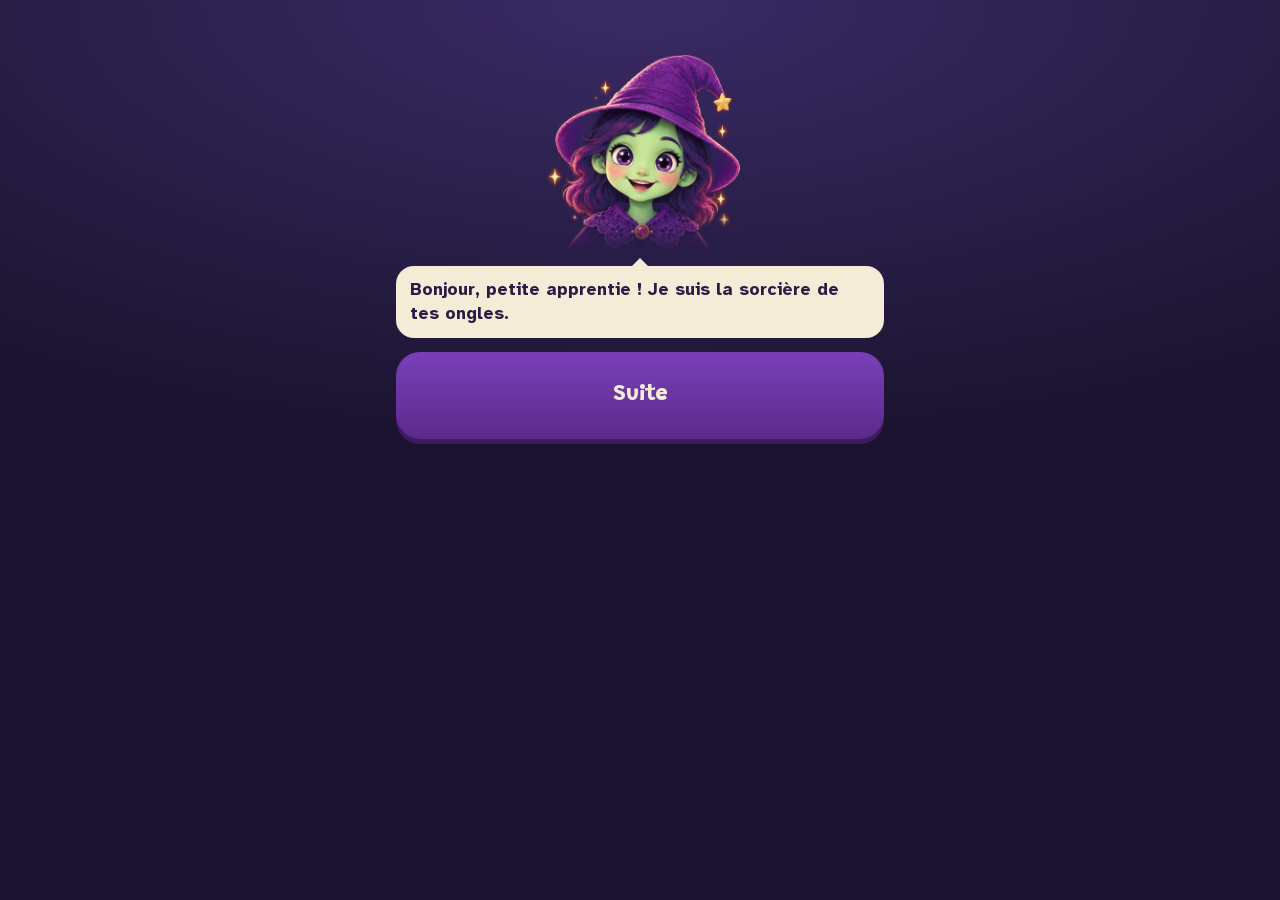
<file: index.html>
<!doctype html>
<!--
  Ongles de sorcière - Page unique de l'application (paliers 1 et 2).
  La politique de sécurité ci-dessous interdit tout appel hors de ce site (EX-043).
-->
<html lang="fr">
<head>
  <meta charset="utf-8">
  <meta name="viewport" content="width=device-width, initial-scale=1, viewport-fit=cover">
  <meta http-equiv="Content-Security-Policy"
        content="default-src 'self'; img-src 'self' data: blob:; connect-src 'self'; object-src 'none'; base-uri 'none'; form-action 'none'">
  <meta name="theme-color" content="#3b1f5c">
  <title>Ongles de sorcière</title>
  <link rel="manifest" href="manifest.webmanifest">
  <link rel="icon" href="img/icon.svg" type="image/svg+xml">
  <link rel="stylesheet" href="css/app.css">
</head>
<body>
  <main id="app" aria-live="polite"></main>
  <script type="module" src="js/app.js"></script>
</body>
</html>
</file>
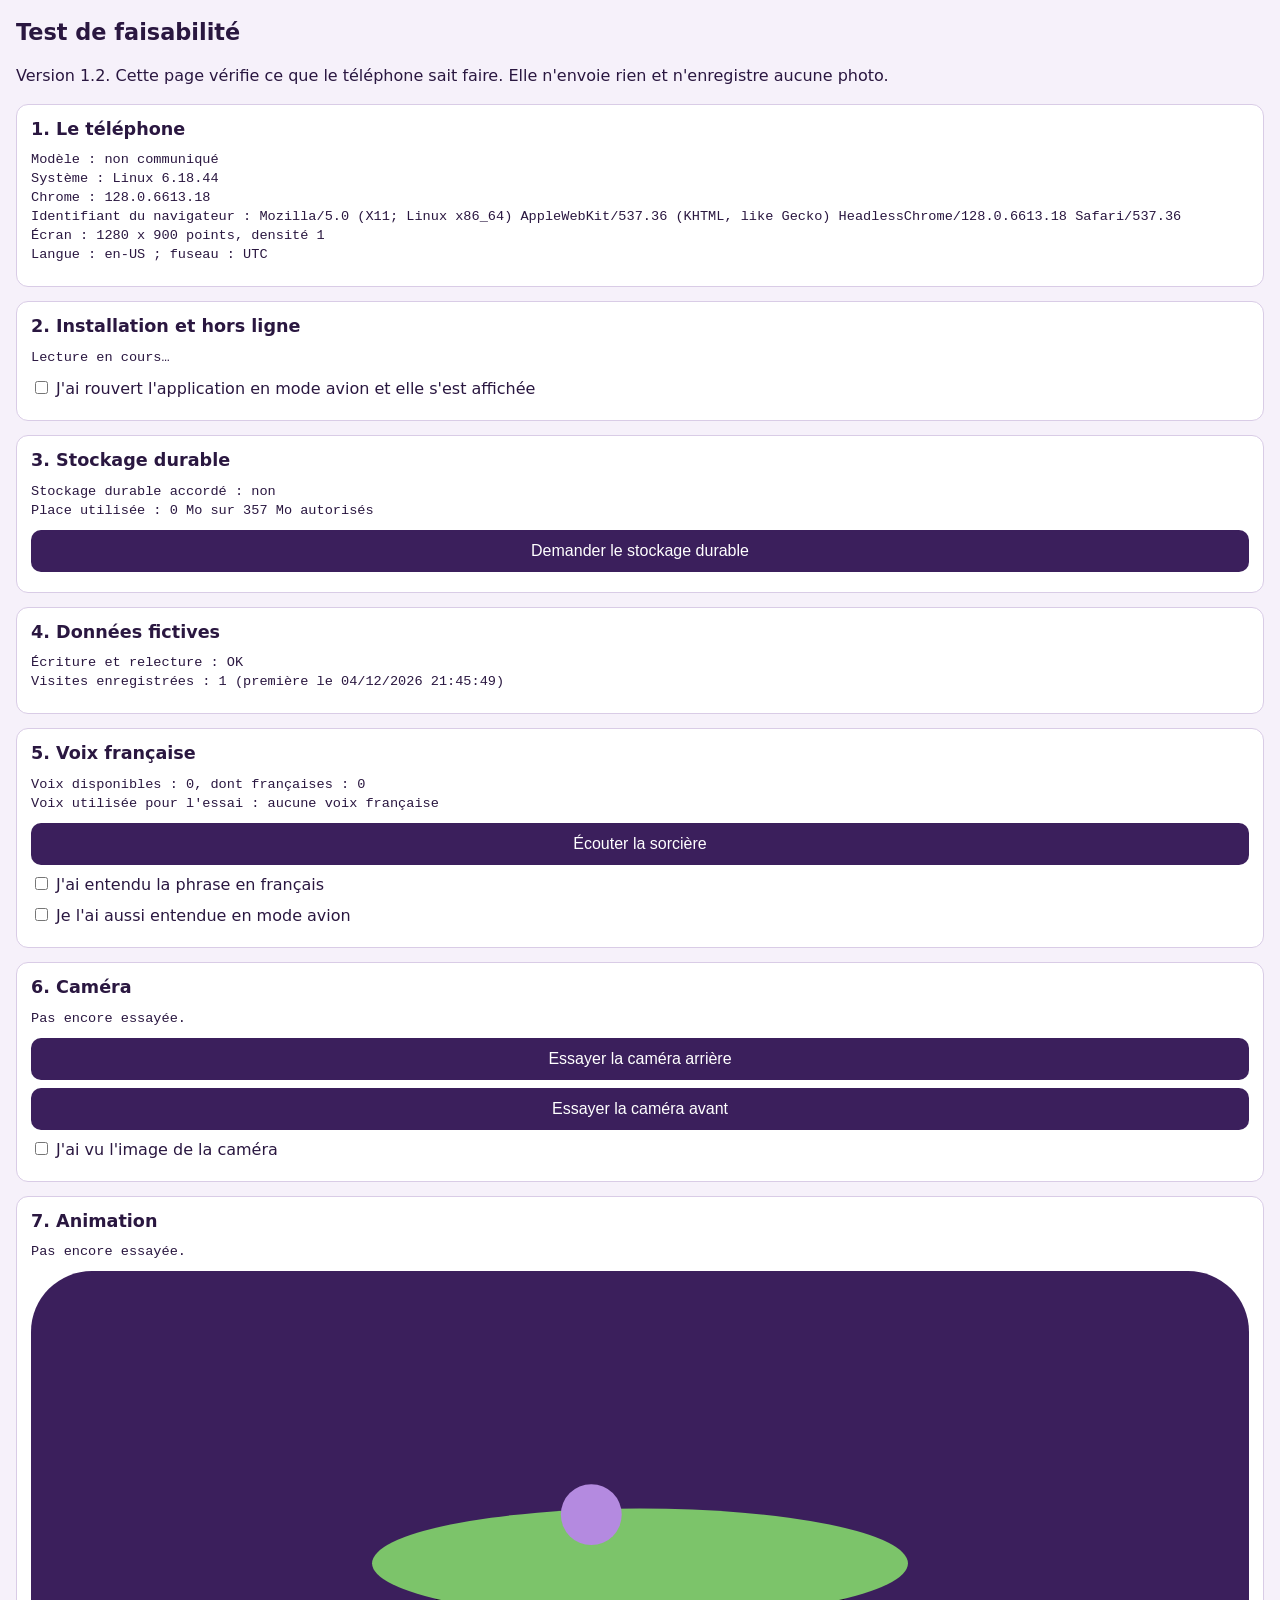
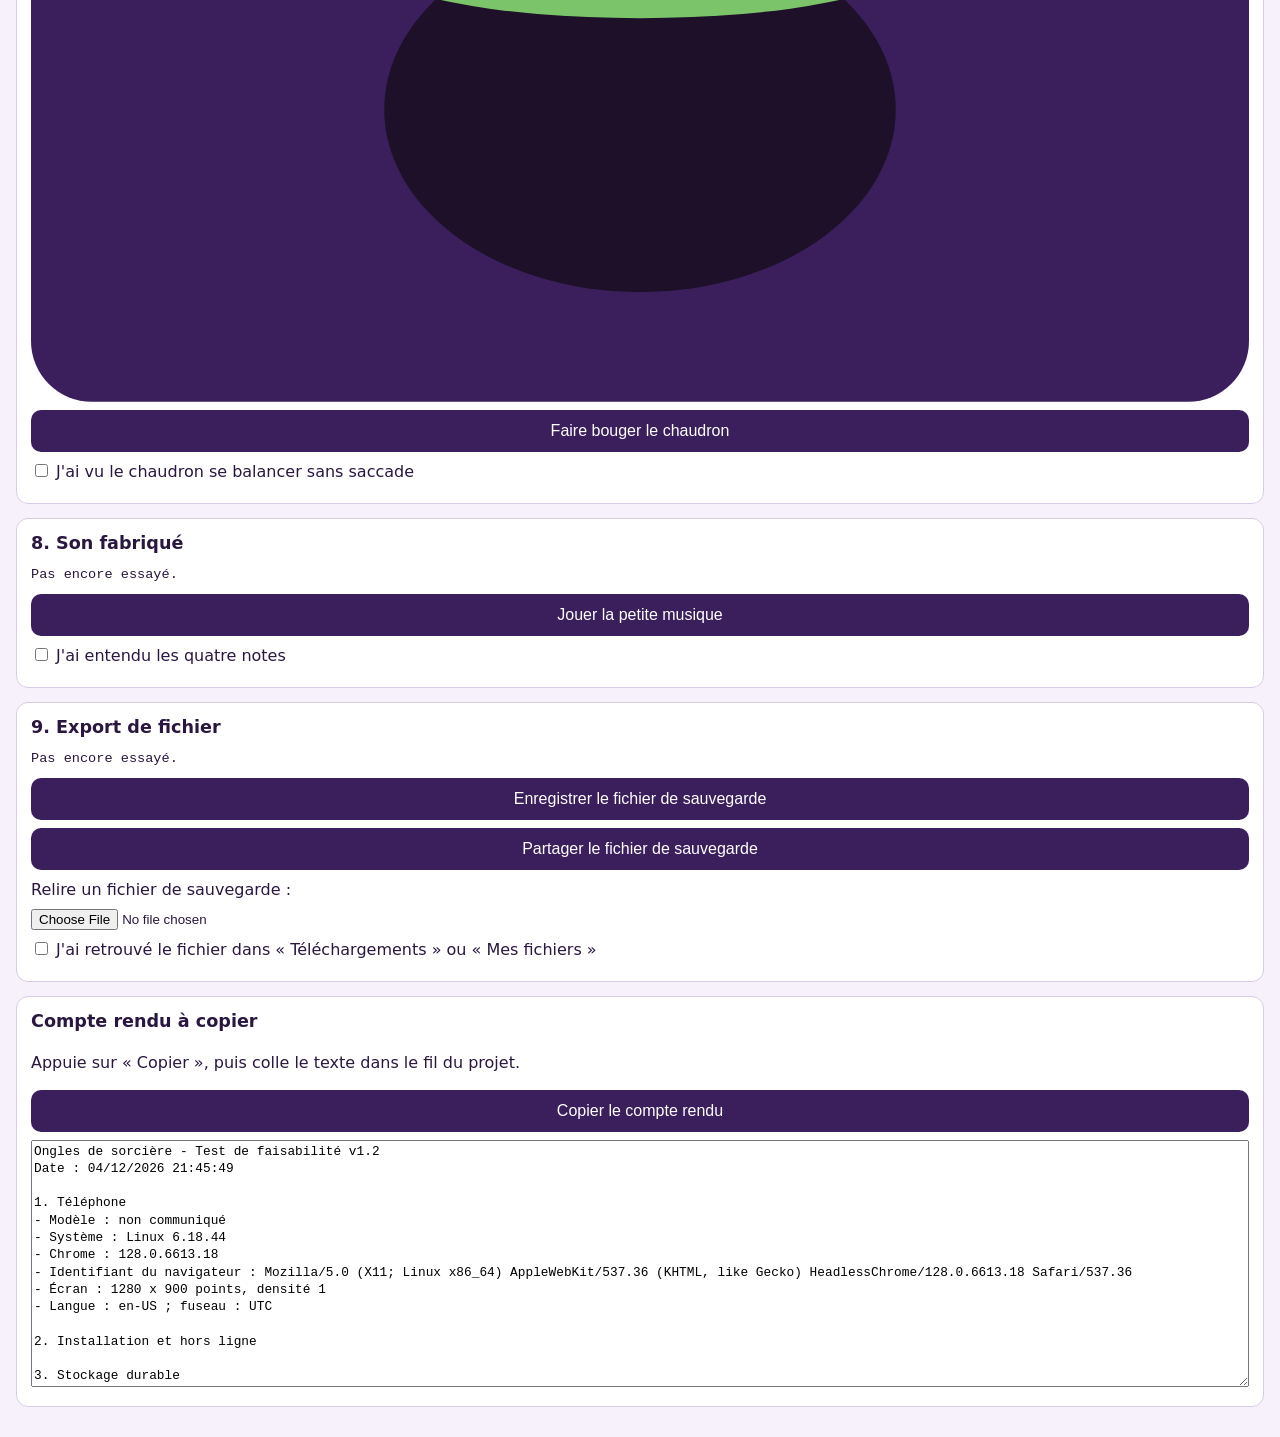
<file: test-faisabilite/index.html>
<!doctype html>
<!--
  Ongles de sorcière - Page de test de faisabilité
  Version 1.0 du 26/10/2026 : première version (six vérifications, QO-001, QO-002, QO-017, QO-018).
  Version 1.1 du 26/10/2026 : la voix de France passe avant les autres voix françaises.
  Version 1.2 du 26/10/2026 : trois essais de plus (animation SVG, son fabriqué, export et relecture d'un fichier).
  La page n'envoie rien : la politique de sécurité ci-dessous interdit tout appel hors de ce site.
-->
<html lang="fr">
<head>
  <meta charset="utf-8">
  <meta name="viewport" content="width=device-width, initial-scale=1">
  <meta http-equiv="Content-Security-Policy"
        content="default-src 'self'; img-src 'self' data: blob:; media-src 'self' blob: mediastream:; connect-src 'self'; object-src 'none'; base-uri 'none'; form-action 'none'">
  <meta name="theme-color" content="#3b1f5c">
  <title>Ongles de sorcière - Test</title>
  <link rel="manifest" href="manifest.webmanifest">
  <link rel="icon" href="icone.svg" type="image/svg+xml">
  <link rel="stylesheet" href="style.css">
</head>
<body>
  <header>
    <h1>Test de faisabilité</h1>
    <p>Version 1.2. Cette page vérifie ce que le téléphone sait faire. Elle n'envoie rien et n'enregistre aucune photo.</p>
  </header>

  <section id="t1">
    <h2>1. Le téléphone</h2>
    <pre id="r1">Lecture en cours…</pre>
  </section>

  <section id="t2">
    <h2>2. Installation et hors ligne</h2>
    <pre id="r2">Lecture en cours…</pre>
    <button id="b-installer" hidden>Installer l'application de test</button>
    <label><input type="checkbox" id="c-hors-ligne"> J'ai rouvert l'application en mode avion et elle s'est affichée</label>
  </section>

  <section id="t3">
    <h2>3. Stockage durable</h2>
    <pre id="r3">Lecture en cours…</pre>
    <button id="b-durable">Demander le stockage durable</button>
  </section>

  <section id="t4">
    <h2>4. Données fictives</h2>
    <pre id="r4">Lecture en cours…</pre>
  </section>

  <section id="t5">
    <h2>5. Voix française</h2>
    <pre id="r5">Lecture en cours…</pre>
    <button id="b-voix">Écouter la sorcière</button>
    <label><input type="checkbox" id="c-voix"> J'ai entendu la phrase en français</label>
    <label><input type="checkbox" id="c-voix-avion"> Je l'ai aussi entendue en mode avion</label>
  </section>

  <section id="t6">
    <h2>6. Caméra</h2>
    <pre id="r6">Pas encore essayée.</pre>
    <button id="b-camera-arriere">Essayer la caméra arrière</button>
    <button id="b-camera-avant">Essayer la caméra avant</button>
    <button id="b-camera-stop" hidden>Arrêter la caméra</button>
    <video id="apercu" playsinline muted hidden></video>
    <label><input type="checkbox" id="c-camera"> J'ai vu l'image de la caméra</label>
  </section>

  <section id="t7">
    <h2>7. Animation</h2>
    <pre id="r7">Pas encore essayée.</pre>
    <svg id="dessin" viewBox="0 0 200 120" role="img" aria-label="Un chaudron qui se balance">
      <rect width="200" height="120" rx="10" fill="#3b1f5c"/>
      <g id="chaudron">
        <ellipse cx="100" cy="72" rx="42" ry="30" fill="#1d1028"/>
        <ellipse cx="100" cy="48" rx="44" ry="9" fill="#7cc46a"/>
        <circle id="bulle" cx="92" cy="40" r="5" fill="#b48ae0"/>
      </g>
    </svg>
    <button id="b-animation">Faire bouger le chaudron</button>
    <label><input type="checkbox" id="c-animation"> J'ai vu le chaudron se balancer sans saccade</label>
  </section>

  <section id="t8">
    <h2>8. Son fabriqué</h2>
    <pre id="r8">Pas encore essayé.</pre>
    <button id="b-son">Jouer la petite musique</button>
    <label><input type="checkbox" id="c-son"> J'ai entendu les quatre notes</label>
  </section>

  <section id="t9">
    <h2>9. Export de fichier</h2>
    <pre id="r9">Pas encore essayé.</pre>
    <button id="b-exporter">Enregistrer le fichier de sauvegarde</button>
    <button id="b-partager">Partager le fichier de sauvegarde</button>
    <label for="f-relire">Relire un fichier de sauvegarde :</label>
    <input type="file" id="f-relire" accept=".json,application/json">
    <label><input type="checkbox" id="c-export"> J'ai retrouvé le fichier dans « Téléchargements » ou « Mes fichiers »</label>
  </section>

  <section id="compte-rendu">
    <h2>Compte rendu à copier</h2>
    <p>Appuie sur « Copier », puis colle le texte dans le fil du projet.</p>
    <button id="b-copier">Copier le compte rendu</button>
    <span id="copie-ok" hidden>Copié.</span>
    <textarea id="texte" readonly rows="14"></textarea>
  </section>

  <script src="test.js"></script>
</body>
</html>
</file>
<file: css/app.css>
/* Ongles de sorcière - Styles de l'application.
   Univers de la maquette validée par l'enfant : nuit de sorcière, violet profond, peau verte, éclats d'or. */

:root {
  --background: #1b1430;
  --night-2: #271d42;
  --night-3: #34285a;
  --text: #f4ecd6;
  --mist: #b8add4;
  --gold: #f2c14e;
  --nail-light: #b685e6;
  --line: #4a3d72;
  --accent: #5b2a8c;
  --ink: #2a1d45;
  --font-title: 'Grandstander', 'Comic Sans MS', system-ui, sans-serif;
  --font-text: 'Atkinson Hyperlegible', system-ui, sans-serif;
  color-scheme: dark;
  /* Zone tactile minimale côté enfant : 1,5 cm, soit environ 87 points sur le téléphone cible (EX-045). */
  --touch-min: 87px;
}

/* Polices libres, gardées dans fonts/ avec leur licence (DEC-120) : Grandstander pour les titres,
   chiffres et boutons ; Atkinson Hyperlegible, très lisible, pour les bulles et le texte. */
@font-face { font-family: 'Grandstander'; font-weight: 700 800; font-display: swap; src: url('../fonts/grandstander.woff2') format('woff2'); }
@font-face { font-family: 'Atkinson Hyperlegible'; font-weight: 400; font-display: swap; src: url('../fonts/atkinson-400.woff2') format('woff2'); }
@font-face { font-family: 'Atkinson Hyperlegible'; font-weight: 700; font-display: swap; src: url('../fonts/atkinson-700.woff2') format('woff2'); }

* { box-sizing: border-box; }
[hidden] { display: none !important; }

html, body { height: 100%; }

body {
  margin: 0;
  background: radial-gradient(120% 70% at 50% 0%, #3a2b66 0%, var(--background) 70%) fixed, var(--background);
  color: var(--text);
  font: 18px/1.45 var(--font-text);
  -webkit-tap-highlight-color: transparent;
  user-select: none;
}

button { font: inherit; color: inherit; cursor: pointer; }
:focus-visible { outline: 3px solid var(--gold); outline-offset: 2px; }

main {
  position: relative;
  min-height: 100%;
  max-width: 520px;
  margin: 0 auto;
  display: flex;
  flex-direction: column;
  gap: 14px;
  padding: max(14px, env(safe-area-inset-top)) max(16px, env(safe-area-inset-right)) max(20px, env(safe-area-inset-bottom)) max(16px, env(safe-area-inset-left));
}
.page { display: flex; flex-direction: column; gap: 14px; }
.spacer { height: 24px; }

h1 { margin: 8px 0 4px; font-size: 1.6rem; text-align: center; }
.screen-title { margin: 0; font-family: var(--font-title); font-weight: 800; font-size: 1.45rem; text-align: center; text-wrap: balance; }
.hint { margin: 0; text-align: center; color: var(--mist); }

.stack { display: grid; gap: 14px; }

/* Gros boutons de l'enfant (EX-045). */
.big {
  display: flex; align-items: center; justify-content: center; gap: 10px;
  width: 100%; min-height: var(--touch-min); padding: 10px 18px;
  border: 0; border-radius: 24px;
  font-family: var(--font-title); font-weight: 800; font-size: 1.4rem;
}
.big svg { width: 34px; height: 34px; flex: none; }
.big.main { background: linear-gradient(180deg, #7a3fb8, var(--accent)); color: var(--text); box-shadow: 0 5px 0 #3c1b5e; }
.big.second { background: var(--night-3); color: var(--text); box-shadow: 0 5px 0 #1a1230; }
.big.gold { background: var(--gold); color: var(--ink); box-shadow: 0 5px 0 #a8801f; }
.big:active { transform: translateY(3px); box-shadow: none; }
.link { background: none; border: 0; color: var(--mist); text-decoration: underline; min-height: 48px; font-size: 1rem; }

/* Barre du haut : solde ou retour, et son. */
.top-bar { display: flex; justify-content: space-between; align-items: center; min-height: 56px; }
.balance { display: inline-flex; align-items: center; gap: 6px; font-family: var(--font-title); font-weight: 700; color: var(--gold); font-size: 1.1rem; }
.balance svg { width: 22px; height: 22px; }

/* La sorcière et sa bulle. */
.witch-zone { display: grid; grid-template-columns: 96px minmax(0, 1fr); gap: 10px; align-items: center; }
.witch-zone.large { grid-template-columns: 1fr; justify-items: center; gap: 14px; }
.witch { display: block; width: 96px; animation: float 4s ease-in-out infinite; mask-image: linear-gradient(#000 78%, transparent); -webkit-mask-image: linear-gradient(#000 78%, transparent); }
.witch-zone.large .witch { width: 200px; }
@keyframes float { 50% { transform: translateY(-5px) rotate(-1deg); } }
.bubble {
  position: relative; background: var(--text); color: var(--ink);
  border-radius: 18px; padding: 12px 14px;
  font-size: 1.1rem; font-weight: 700; line-height: 1.35;
}
.bubble::before { content: ""; position: absolute; left: -8px; top: 22px; border: 8px solid transparent; border-right-color: var(--text); border-left: 0; }
.witch-zone.large .bubble::before { left: 50%; top: -8px; transform: translateX(-50%); border: 8px solid transparent; border-bottom-color: var(--text); border-top: 0; }

/* Bandeau du dimanche pour les parents (EX-054). */
.banner { display: flex; gap: 8px; align-items: center; border: 1px dashed var(--mist); border-radius: 12px; padding: 8px 12px; font-size: 0.95rem; color: var(--mist); }
.banner svg { width: 20px; height: 20px; flex: none; }

/* Petite clé discrète vers l'espace parent (EX-040). */
.parent-key {
  align-self: flex-start; margin-top: auto;
  width: 44px; height: 44px; padding: 0; border-radius: 50%;
  border: 1px solid var(--line); background: transparent; opacity: 0.7;
  display: grid; place-items: center;
}
.parent-key svg { width: 22px; height: 22px; }

/* Récapitulatif de la fin de session. */
.recap { display: grid; grid-template-columns: 1fr 1fr; gap: 10px; }
.card { background: var(--night-2); border: 1px solid var(--line); border-radius: 16px; padding: 12px; }
.card h2 { margin: 0 0 6px; font-family: var(--font-title); font-size: 1rem; font-weight: 700; color: var(--mist); }
.big-number { font-family: var(--font-title); font-size: 1.9rem; font-weight: 800; color: var(--gold); line-height: 1.1; }
.card ul { margin: 0; padding: 0; list-style: none; display: grid; gap: 4px; font-weight: 700; }
.card .quiet { font-weight: 400; color: var(--mist); }
.streak { display: flex; flex-wrap: wrap; align-items: center; justify-content: center; gap: 6px; font-family: var(--font-title); font-weight: 700; font-size: 1.1rem; }
.streak svg { width: 30px; height: 30px; }

.centered { margin: 0; text-align: center; }

/* Choix dans la bulle de la sorcière : « Oui » et « Plus tard ». */
.choices { display: flex; flex-wrap: wrap; gap: 8px; margin-top: 10px; }
.choices button { min-height: 52px; padding: 10px 18px; border: 0; border-radius: 12px; font-weight: 700; }
.choices .yes { background: var(--accent); color: var(--text); }
.choices .no { background: #e3d9f2; color: var(--ink); }

/* Calendrier : deux semaines de sept jours. */
.week { display: grid; gap: 6px; }
.week-head { display: flex; justify-content: space-between; align-items: baseline; gap: 8px; }
.week-head h2 { margin: 0; font-family: var(--font-title); font-size: 1.1rem; }
.ribbon { padding: 2px 10px; border-radius: 999px; background: var(--gold); color: var(--ink); font-size: 0.8rem; font-weight: 700; white-space: nowrap; }
.days { display: grid; grid-template-columns: repeat(7, minmax(0, 1fr)); }
.day { position: relative; display: grid; justify-items: center; gap: 2px; min-height: 88px; padding: 4px 1px 6px; border: 0; background: transparent; }
.day .letter { font-size: 0.75rem; font-weight: 700; color: var(--mist); }
.day .number { font-size: 0.9rem; font-weight: 700; }
.day .box { position: relative; z-index: 1; width: 44px; height: 44px; display: grid; place-items: center; border-radius: 12px; border: 1px solid var(--line); background: var(--night-2); }
.day .box svg { width: 36px; height: 36px; }
.day.today .box { border: 3px solid var(--gold); }
.day.future .box { border-style: dashed; background: transparent; }
.day.blank .box { background: transparent; }
.day.before-start { opacity: 0.35; }
/* Guirlande d'or entre deux soirs d'une même série. */
.day.link-left::before, .day.link-right::after { content: ""; position: absolute; top: 46px; z-index: 0; border-top: 4px dotted var(--gold); }
.day.link-left::before { left: 0; right: 50%; }
.day.link-right::after { left: 50%; right: 0; }
.legend { display: grid; grid-template-columns: repeat(2, minmax(0, 1fr)); gap: 6px 10px; font-size: 0.85rem; color: var(--mist); }
.legend span { display: flex; align-items: center; gap: 6px; }
.legend svg { width: 26px; height: 26px; flex: none; }

/* Feuille qui monte du bas. */
.veil { position: fixed; inset: 0; z-index: 20; display: flex; align-items: flex-end; justify-content: center; background: rgba(10, 6, 22, 0.72); }
.sheet {
  width: 100%; max-width: 520px; max-height: 92%; overflow-y: auto;
  display: grid; gap: 14px;
  padding: 18px max(16px, env(safe-area-inset-right)) max(22px, env(safe-area-inset-bottom)) max(16px, env(safe-area-inset-left));
  background: var(--night-2); border-top: 2px solid var(--line); border-radius: 22px 22px 0 0;
}
.sheet h2 { margin: 0; font-family: var(--font-title); font-size: 1.35rem; text-align: center; }
.steps { margin: 0; padding-left: 1.3em; display: grid; gap: 8px; }

/* Pavé du code parent. */
.code-entry { display: grid; gap: 12px; }
.code-boxes { display: flex; justify-content: center; gap: 12px; }
.code-boxes span { width: 48px; height: 58px; border-radius: 12px; border: 2px solid var(--line); display: grid; place-items: center; font-size: 1.6rem; }
.code-boxes span.filled { border-color: var(--gold); }
.code-message { margin: 0; min-height: 1.5em; text-align: center; font-weight: 700; color: var(--gold); }
.keypad { display: grid; grid-template-columns: repeat(3, 1fr); gap: 10px; }
.keypad button { min-height: 66px; border: 0; border-radius: 16px; background: var(--night-3); font-family: var(--font-title); font-size: 1.5rem; font-weight: 700; }

/* Écrans des parents : plus sobres, sur fond clair. */
main[data-tone="parent"] { background: #f1ecf8; color: var(--ink); min-height: 100vh; }
html:has(main[data-tone="parent"]) body { background: #f1ecf8; }
main[data-tone="parent"] .hint, main[data-tone="parent"] .link { color: #5b4d7a; }
main[data-tone="parent"] .round { background: #e3d9f2; border-color: #c4b6dc; }
main[data-tone="parent"] .round path { stroke: var(--ink); }
main[data-tone="parent"] .keypad button { background: #e3d9f2; }
main[data-tone="parent"] .code-boxes span { border-color: #c4b6dc; }
main[data-tone="parent"] .code-boxes span.filled { border-color: var(--accent); }
main[data-tone="parent"] .code-message { color: var(--accent); }
main[data-tone="parent"] .sheet { background: #fff; color: var(--ink); border-top-color: #d9cfe9; }
main[data-tone="parent"] .big.second { background: #e3d9f2; color: var(--ink); box-shadow: 0 4px 0 #c4b6dc; }
main[data-tone="parent"] .card { background: #fff; border-color: #d9cfe9; }
main[data-tone="parent"] .card h2 { color: #5b4d7a; }
main[data-tone="parent"] .big-number { color: var(--accent); }
main[data-tone="parent"] .quiet { color: #6b5f86; }
main[data-tone="parent"] .bubble { background: #f1ecf8; }
main[data-tone="parent"] .bubble::before { border-right-color: #f1ecf8; }
.big[disabled] { opacity: 0.45; cursor: not-allowed; transform: none; }
.big.danger { background: #f6d6d2; color: #7a2721; box-shadow: none; }
.card p { margin: 0; }
.card p + p { margin-top: 6px; }
.quiet { color: var(--mist); font-size: 0.92rem; }
.quiet.block { display: block; font-weight: 400; }
.strong-line { font-weight: 700; }
.file-name { margin: 0; padding: 6px 8px; border-radius: 8px; background: #f1ecf8; color: var(--ink); font-family: ui-monospace, monospace; font-size: 0.85rem; overflow-wrap: anywhere; }
.small-button { min-height: 48px; padding: 8px 12px; border: 1px solid #c4b6dc; border-radius: 10px; background: #fff; color: var(--ink); font-size: 0.95rem; font-weight: 700; }
.small-button.strong { background: var(--accent); color: #fff; border-color: var(--accent); }

/* Bilan de la semaine : une ligne par soir. */
.review-row { display: grid; grid-template-columns: 44px minmax(0, 1fr); gap: 10px; align-items: center; padding: 10px 0; border-bottom: 1px solid #e3d9f2; }
.review-row:last-child { border-bottom: 0; }
.review-row strong, .review-row > div > span { display: block; }
.review-icon svg { width: 40px; height: 40px; }
.row-actions { display: flex; flex-wrap: wrap; gap: 6px; margin-top: 6px; }
.checkbox { display: flex; gap: 10px; align-items: flex-start; margin-top: 10px; font-weight: 700; }
.checkbox input { flex: none; width: 26px; height: 26px; accent-color: var(--accent); }

/* --- Les deux mains (js/hands.js) --- */

.hands-area { position: relative; user-select: none; -webkit-user-select: none; }
.hands-area.swipe { touch-action: pan-y; }
svg.hands { display: block; width: 100%; height: auto; max-height: 62vh; touch-action: manipulation; }
svg.hands.mini { max-width: 260px; margin: 0 auto; }
svg.hands image { pointer-events: none; }
.zoom { transition: transform 0.45s cubic-bezier(0.3, 0.9, 0.4, 1); }
.hand { transition: opacity 0.35s; }
.hand.faded { opacity: 0.12; pointer-events: none; }

.finger-zone { fill: transparent; }
.finger[role="button"] { cursor: pointer; outline: none; }
.finger[role="button"]:focus-visible .finger-zone { fill: #f2c14e33; }

.nail {
  transform-box: fill-box;
  transform-origin: 50% 100%;
  transition: transform 0.9s cubic-bezier(0.3, 1.4, 0.5, 1), opacity 0.4s;
  filter: drop-shadow(0 3px 3px #1a083088);
}
/* Fonte d'un ongle : environ 1,5 seconde, gouttes comprises. */
.finger.melted .nail { transition: transform 1.3s ease-in, opacity 1s 0.4s; }
.puddle { fill: var(--nail-light); opacity: 0; transition: opacity 0.6s 0.9s; }
.finger.melted .puddle { opacity: 1; }
.drop { fill: var(--nail-light); animation: drop 1.4s ease-in forwards; }
@keyframes drop { to { transform: translateY(120px); opacity: 0; } }

/* Ongle très long, au 7e jour et au-delà : une étoile scintille au bout. */
.sparkle { fill: var(--gold); display: none; transform-box: fill-box; transform-origin: center; animation: sparkle 2.2s ease-in-out infinite; }
.finger.very-long .sparkle { display: inline; }
@keyframes sparkle { 50% { transform: scale(0.55) rotate(25deg); opacity: 0.6; } }

.focus-buttons { display: flex; justify-content: center; gap: 14px; margin-top: 4px; }
.round {
  width: 56px; height: 56px; padding: 0;
  border-radius: 50%; border: 2px solid var(--line); background: var(--night-2);
  display: grid; place-items: center;
}
.round[aria-pressed="true"] { border-color: var(--gold); background: var(--night-3); }
.round svg { width: 34px; height: 34px; }
.hand-icon { fill: #8cc56b; }

/* --- Vernis de la boutique (js/magic.js) --- */

.twinkle { transform-box: fill-box; transform-origin: center; animation: twinkle 1.6s ease-in-out infinite; }
@keyframes twinkle { 50% { opacity: 0.25; transform: scale(0.5); } }
.d1 { animation-delay: 0.25s; }
.d2 { animation-delay: 0.47s; }
.d3 { animation-delay: 0.69s; }
.d4 { animation-delay: 0.91s; }
.nail.polish-rainbow { animation: rainbow 5s linear infinite; }
@keyframes rainbow { to { filter: hue-rotate(360deg) drop-shadow(0 3px 3px #1a083088); } }
.nail.polish-glow { animation: glow 2.4s ease-in-out infinite; }
@keyframes glow { 50% { filter: drop-shadow(0 0 10px #c8ff6a) drop-shadow(0 0 4px #e9ffb8); } }
.spider { animation: spider 3.2s ease-in-out infinite; }
@keyframes spider { 50% { transform: translateY(34px); } }

/* --- Effets de casse (js/magic.js) : chacun dure moins de 4 secondes, puis disparaît --- */

.fx { pointer-events: none; }
.finger.no-puddle .puddle { opacity: 0; }
.fx-burst { animation: burst 1.5s cubic-bezier(0.2, 0.8, 0.4, 1) forwards; }
.fx-burst.d1 { animation-delay: 0s; }
.fx-burst.d2 { animation-delay: 0.06s; }
.fx-burst.d3 { animation-delay: 0.12s; }
.fx-burst.d4 { animation-delay: 0.03s; }
@keyframes burst { from { transform: translate(0, 0) scale(1); opacity: 1; } to { transform: translate(var(--dx), var(--dy)) scale(0.35); opacity: 0; } }
.fx-burst.fx-late { opacity: 0; animation-delay: 0.95s; }
.fx-pop { transform-box: fill-box; transform-origin: center; animation: pop 0.35s cubic-bezier(0.3, 1.6, 0.5, 1) both; }
@keyframes pop { from { transform: scale(0); } to { transform: scale(1); } }
.fx-fly { animation: fly 2.4s ease-in 0.3s forwards; }
@keyframes fly { 0% { transform: translate(0, 0) scale(0.6); } 25% { transform: translate(-70px, -140px) scale(1); } 100% { transform: translate(300px, -1100px) scale(1.4); opacity: 0.9; } }
.fx-flap { transform-box: fill-box; transform-origin: center; animation: flap 0.16s ease-in-out infinite alternate; }
@keyframes flap { to { transform: scaleY(0.35); } }
.fx-hop { animation: hop 2.6s ease-in-out 0.6s forwards; }
@keyframes hop {
  0% { transform: translate(0, 0); } 18% { transform: translate(120px, -200px); } 30% { transform: translate(240px, 0); }
  48% { transform: translate(380px, -230px); } 60% { transform: translate(520px, 0); } 100% { transform: translate(1100px, -600px); opacity: 0; }
}
.fx-swell { transform-box: fill-box; transform-origin: center; animation: swell 1s cubic-bezier(0.5, 0, 0.9, 0.4) forwards; }
@keyframes swell { 0% { transform: scale(0.3); } 70% { transform: scale(1.25); } 85% { transform: scale(1.1, 1.35); } 100% { transform: scale(1.7); opacity: 0; } }
.fx-hiccup { transform-box: fill-box; transform-origin: 50% 100%; animation: hiccup 2.2s ease-in-out 0.6s both; }
@keyframes hiccup {
  0%, 36%, 68%, 100% { transform: none; } 20% { transform: scale(1.08, 0.9); } 28% { transform: translateY(-26px) scale(0.96, 1.08); }
  52% { transform: scale(1.1, 0.88); } 60% { transform: translateY(-34px) scale(0.95, 1.1); } 80% { transform: scale(1.18, 0.86); }
}
.fx-fall { animation: fall 0.6s ease-in 0.35s forwards; }
@keyframes fall { to { transform: translateY(120px) rotate(160deg); opacity: 0; } }
.fx-burp { transform-box: fill-box; transform-origin: 50% 100%; animation: burp 1.2s ease-out 2.1s both; }
@keyframes burp { 0% { transform: scale(0); opacity: 0; } 30% { transform: scale(1.2); opacity: 1; } 100% { transform: translateY(-90px) scale(1.5); opacity: 0; } }
.fx-say { transform-box: fill-box; transform-origin: 50% 100%; animation: say 1.4s ease-out 0.5s both; }
.fx-say.fx-say-late { animation-delay: 2.1s; }
@keyframes say { 0% { transform: scale(0); opacity: 0; } 20% { transform: scale(1.1); opacity: 1; } 75% { opacity: 1; } 100% { transform: translateY(-40px); opacity: 0; } }

/* --- Boutique (js/screens/shop.js) --- */

.balance.negative { color: var(--mist); }
.big .lock { width: 24px; height: 24px; color: var(--ink); opacity: 0.7; }
.shop-tabs { display: grid; grid-template-columns: repeat(3, minmax(0, 1fr)); gap: 6px; padding: 5px; border: 1px solid var(--line); border-radius: 20px; background: var(--night-2); }
.shop-tabs button { display: grid; justify-items: center; gap: 2px; min-height: 64px; padding: 6px 4px; border: 0; border-radius: 16px; background: transparent; font-family: var(--font-title); font-weight: 700; font-size: 1rem; color: var(--text); }
.shop-tabs button svg { width: 28px; height: 28px; }
.shop-tabs button[aria-selected="true"] { background: var(--accent); }
.shop-level { display: grid; gap: 8px; }
.shop-level h2, .section-title { margin: 4px 0 0; font-family: var(--font-title); font-size: 1.15rem; display: flex; align-items: center; gap: 6px; }
.level-head { display: flex; align-items: center; justify-content: space-between; gap: 8px; }
.level-price { font-family: var(--font-title); font-weight: 700; color: var(--gold); white-space: nowrap; }
.moons { display: inline-flex; gap: 2px; }
.moons svg { width: 16px; height: 16px; }
.shop-grid { display: grid; grid-template-columns: repeat(3, minmax(0, 1fr)); gap: 8px; }
.shop-item { position: relative; display: grid; justify-items: center; align-content: start; gap: 4px; min-height: 140px; padding: 8px 6px; border: 2px solid var(--line); border-radius: 16px; background: var(--night-2); text-align: center; }
.shop-item .thumb { display: grid; place-items: center; width: 54px; height: 66px; }
.shop-item .thumb svg { width: 100%; height: 100%; }
.item-name { font-size: 0.85rem; font-weight: 700; line-height: 1.2; }
.item-state { display: inline-flex; align-items: center; gap: 3px; font-family: var(--font-title); font-weight: 700; font-size: 0.95rem; color: var(--gold); }
.item-state svg { width: 15px; height: 15px; }
.shop-item.owned { border-color: #4e9a58; }
.shop-item.owned .item-state { color: #9fe0a7; }
.shop-item.out-of-reach .item-state { color: var(--mist); }
.shop-item.out-of-reach .item-state path { fill: var(--mist); }
.shop-item.worn::after { content: ""; position: absolute; top: 6px; right: 6px; width: 10px; height: 10px; border-radius: 50%; background: var(--gold); box-shadow: 0 0 6px var(--gold); }
.sheet-subtitle { margin: -6px 0 0; display: flex; flex-wrap: wrap; justify-content: center; align-items: center; gap: 6px; color: var(--mist); }
.confirm-box { display: grid; gap: 12px; padding: 14px; border-radius: 18px; background: var(--text); color: var(--ink); text-align: center; font-weight: 700; font-size: 1.1rem; }
.confirm-box p { margin: 0; }
.confirm-box .big.second { background: #e3d9f2; color: var(--ink); box-shadow: 0 4px 0 #c4b6dc; }
.pair { display: grid; grid-template-columns: 1fr 1fr; gap: 10px; }
.pair .big { font-size: 1.1rem; }
.mode { min-height: 56px; border: 2px solid var(--line); border-radius: 16px; background: var(--background); font-weight: 700; }
.mode[aria-pressed="true"] { border-color: var(--gold); background: var(--night-3); color: var(--gold); }
.palette { display: flex; flex-wrap: wrap; justify-content: center; gap: 8px; }
.swatch { display: grid; place-items: center; width: 58px; height: 70px; padding: 2px; border: 2px solid var(--line); border-radius: 14px; background: var(--night-2); }
.swatch svg { width: 100%; height: 100%; }
.swatch.bare { font-size: 0.75rem; font-weight: 700; line-height: 1.1; color: var(--mist); }
.swatch[aria-pressed="true"] { border-color: var(--gold); background: var(--night-3); box-shadow: inset 0 0 0 2px var(--gold); }
.effect-list { display: grid; gap: 8px; }
.effect-row { display: grid; grid-template-columns: 44px minmax(0, 1fr) auto; align-items: center; gap: 10px; width: 100%; min-height: 64px; padding: 8px 10px; border: 2px solid var(--line); border-radius: 16px; background: var(--night-2); text-align: left; }
.effect-row svg { width: 42px; height: 42px; }
.effect-row[aria-pressed="true"] { border-color: var(--gold); background: var(--night-3); }
.effect-name { min-width: 0; }
.tick { display: grid; place-items: center; width: 30px; height: 30px; border: 2px solid var(--line); border-radius: 50%; font-weight: 800; }
.effect-row[aria-pressed="true"] .tick { background: var(--gold); border-color: var(--gold); color: var(--background); }
.confetti { position: fixed; inset: 0; z-index: 30; overflow: hidden; pointer-events: none; }
.confetti i { position: absolute; top: 40%; left: 50%; width: 10px; height: 10px; border-radius: 2px; animation: confetti 1.6s ease-out forwards; }
@keyframes confetti { to { transform: translate(var(--dx), var(--dy)) rotate(540deg); opacity: 0; } }

@media (prefers-reduced-motion: reduce) {
  *, *::before, *::after { animation: none !important; transition: none !important; }
}
</file>
<file: test-faisabilite/style.css>
/* Ongles de sorcière - Page de test de faisabilité, version 1.2 */
:root {
  --fond: #f6f1fa;
  --carte: #ffffff;
  --texte: #2a1740;
  --accent: #3b1f5c;
  --bord: #d9cce6;
}
* { box-sizing: border-box; }
[hidden] { display: none !important; }
body {
  margin: 0;
  padding: 16px;
  background: var(--fond);
  color: var(--texte);
  font: 16px/1.45 system-ui, sans-serif;
}
header h1 { margin: 0 0 4px; font-size: 1.4rem; }
section {
  background: var(--carte);
  border: 1px solid var(--bord);
  border-radius: 12px;
  padding: 12px 14px;
  margin: 14px 0;
}
h2 { margin: 0 0 8px; font-size: 1.1rem; }
pre {
  margin: 0 0 10px;
  white-space: pre-wrap;
  word-break: break-word;
  font: 0.85rem/1.4 ui-monospace, monospace;
}
button {
  display: block;
  width: 100%;
  margin: 8px 0;
  padding: 12px;
  border: 0;
  border-radius: 10px;
  background: var(--accent);
  color: #fff;
  font-size: 1rem;
}
label { display: block; margin: 8px 0; }
#dessin { display: block; width: 100%; margin-bottom: 8px; }
input[type=file] { display: block; margin: 8px 0; }
video { width: 100%; border-radius: 10px; background: #000; }
textarea { width: 100%; font: 0.8rem/1.35 ui-monospace, monospace; }
</file>
